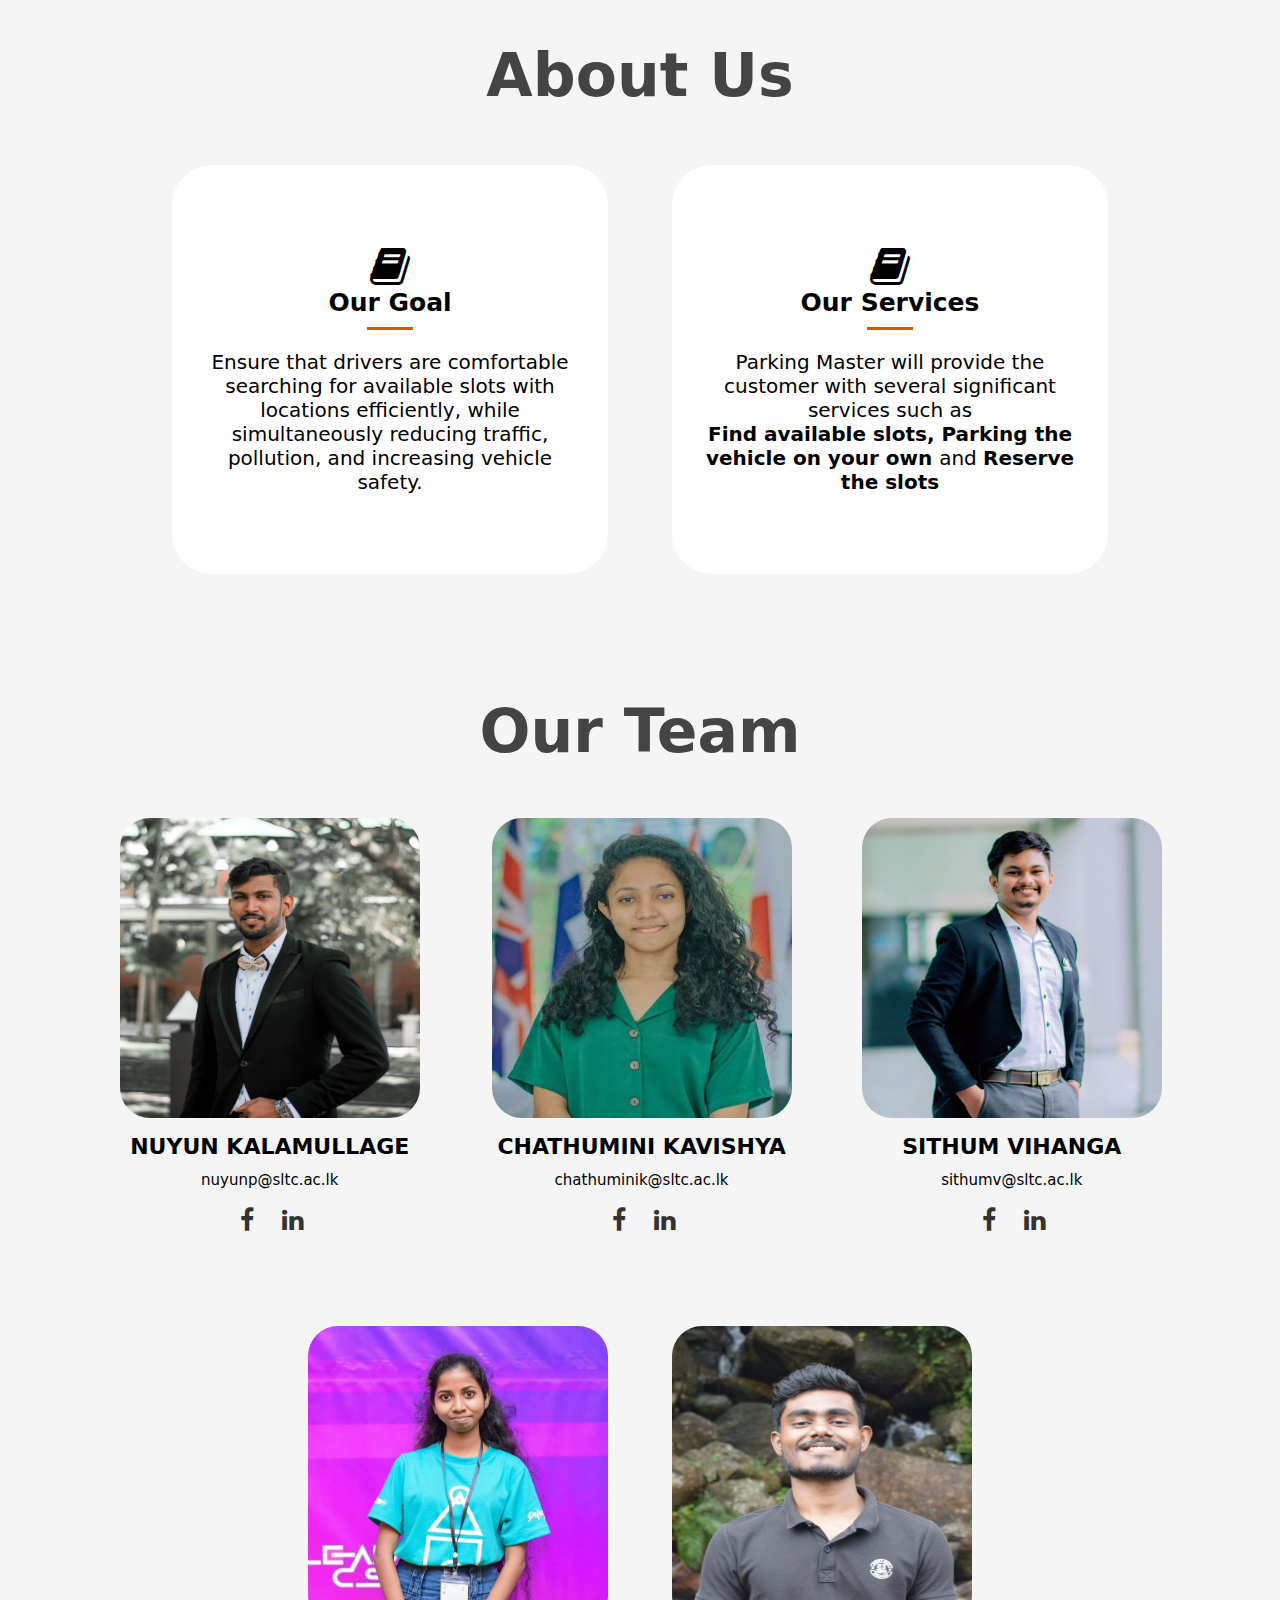
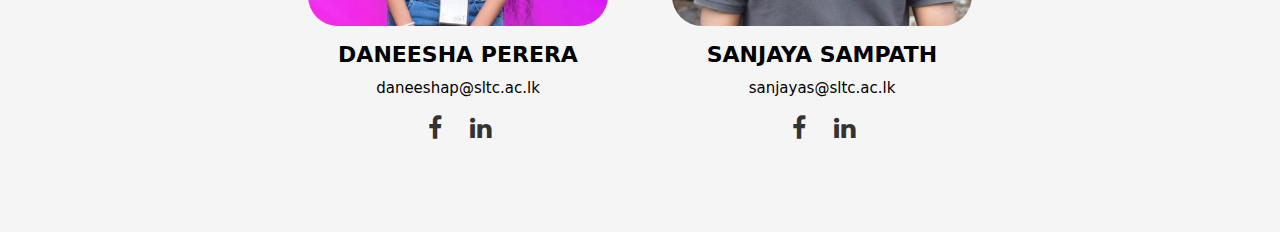
<file: about.html>
<!DOCTYPE html>
<html lang="en">
<head>
    <meta charset="UTF-8">
    <meta http-equiv="X-UA-Compatible" content="IE=edge">
    <meta name="viewport" content="width=device-width, initial-scale=1.0">
    <link rel="stylesheet" href="newstyle.css">
    <link rel="stylesheet" href="https://stackpath.bootstrapcdn.com/font-awesome/4.7.0/css/font-awesome.min.css">
    <title>About Us</title>
</head>
<body>
    <div class="container">
        <div class="header">
            <h1>About Us</h1>
         </div>
         <div class="sb-container">
            <div class="teamss">
                <div class="about-item text-center">
                    <i class="fa fa-book"></i>
                    <h3>Our Goal</h3>
                    <hr>
                    <p>Ensure that drivers are comfortable searching for available slots with locations efficiently, while simultaneously reducing traffic, pollution, and increasing vehicle safety.</p>
                </div>
            </div>
            <div class="teamss">
                <div class="about-item text-center">
                    <i class="fa fa-book"></i>
                    <h3>Our Services</h3>
                    <hr>
                    <p>Parking Master will provide the customer with several significant services such as <br> <b> Find available slots, Parking the vehicle on your own </b>and <b> Reserve the slots </b></p>
                </div>
            </div>
         </div>
         <div class="header">
            <h1>Our Team</h1>
         </div>
         <div class="sb-container">
            <div class="teams">
                <img src="images/nuyun1.jpg" alt="">
                <div class="name">Nuyun kalamullage</div>
                <div class="email">nuyunp@sltc.ac.lk</div>
                <div class="social-links">
                    <a href="https://www.facebook.com/nuyun.kalamullage"><i class="fa fa-facebook"></i></a>
                    <a href="https://www.linkedin.com/in/nuyun-pabasara-3159841b5/"><i class="fa fa-linkedin"></i></a>
                </div>
            </div>
            <div class="teams">
                <img src="images/Chathumini1.jpg" alt="">
                <div class="name">Chathumini Kavishya</div>
                <div class="email">chathuminik@sltc.ac.lk</div>
                <div class="social-links">
                    <a href="https://www.facebook.com/chathu.kavishya"><i class="fa fa-facebook"></i></a>
                    <a href="https://www.linkedin.com/in/chathumini-kavishya-47a08720a/"><i class="fa fa-linkedin"></i></a>
                </div>
            </div>
            <div class="teams">
                <img src="images/Sithum1.jpg" alt="">
                <div class="name">Sithum Vihanga</div>
                <div class="email">sithumv@sltc.ac.lk</div>
                <div class="social-links">
                    <a href="https://www.facebook.com/sithum.v.flash"><i class="fa fa-facebook"></i></a>
                    <a href="https://www.linkedin.com/in/sithum-vihanga-6981491a4/"><i class="fa fa-linkedin"></i></a>
                </div>
            </div>
            <div class="teams">
                <img src="images/Daneesha1.jpg" alt="">
                <div class="name">Daneesha Perera</div>
                <div class="email">daneeshap@sltc.ac.lk</div>
                <div class="social-links">
                    <a href="https://www.facebook.com/profile.php?id=100011618642203"><i class="fa fa-facebook"></i></a>
                    <a href="https://www.linkedin.com/in/daneesha-perera/"><i class="fa fa-linkedin"></i></a>
                </div>
            </div>
            <div class="teams">
                <img src="images/sanjaya1.jpg" alt="">
                <div class="name">Sanjaya Sampath</div>
                <div class="email">sanjayas@sltc.ac.lk</div>
                <div class="social-links">
                    <a href="https://www.facebook.com/sanjaya.sampath.50"><i class="fa fa-facebook"></i></a>
                    <a href="https://www.linkedin.com/in/sanjaya-sampath-8011311a4/"><i class="fa fa-linkedin"></i></a>
                </div>
            </div>
         </div>
    </div>
</body>
</html>
</file>
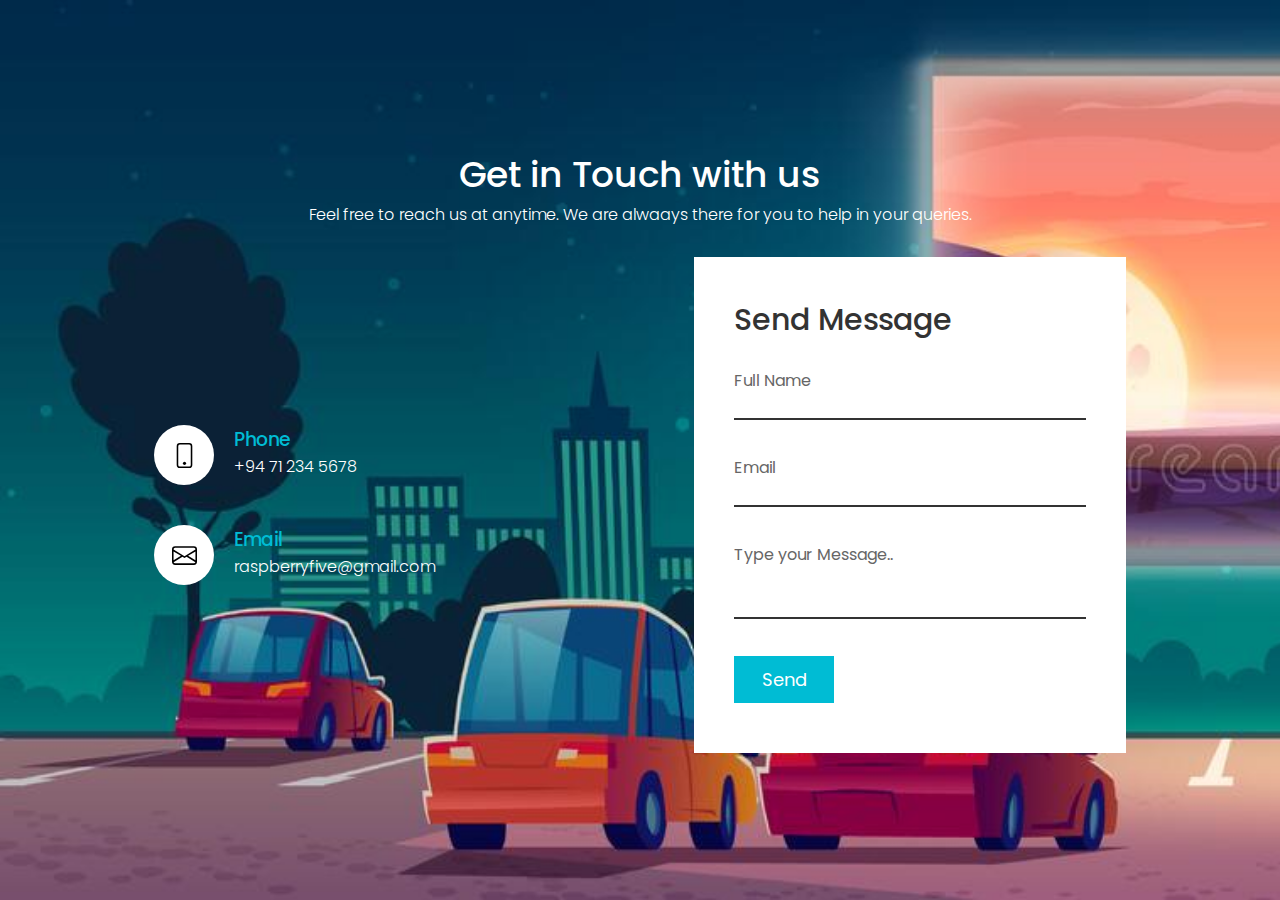
<file: contact.html>
<!DOCTYPE html>
<html>
    <head>
        <meta name="viewport" content="width=device-width, intial-sacle=0.1">
        <title>Contact us</title>
        <link rel="preconnect" href="https://fonts.googleapis.com">
        <link rel="preconnect" href="https://fonts.gstatic.com" crossorigin>
        <link href="https://fonts.googleapis.com/css2?family=Poppins:wght@500&display=swap" rel="stylesheet">
        <link rel="stylesheet" type="text/css" href="style3.css">
    </head>
    <body>
        <section class="contact">
            <div class="content">
                <h2>Get in Touch with us</h2>
                <p>Feel free to reach us at anytime. 
                We are alwaays there for you to help in your queries.</p>
            </div>
            <div class="container">
                <div class="contactInfo">
                       <div class="box">
                            <div class="icon">
                                <svg xmlns="http://www.w3.org/2000/svg" width="25" height="25" fill="currentColor" class="bi bi-phone" viewBox="0 0 16 16">
                                    <path d="M11 1a1 1 0 0 1 1 1v12a1 1 0 0 1-1 1H5a1 1 0 0 1-1-1V2a1 1 0 0 1 1-1h6zM5 0a2 2 0 0 0-2 2v12a2 2 0 0 0 2 2h6a2 2 0 0 0 2-2V2a2 2 0 0 0-2-2H5z"/>
                                    <path d="M8 14a1 1 0 1 0 0-2 1 1 0 0 0 0 2z"/>
                                  </svg>
                            </div>
                            <div class="text">
                                <h3>Phone</h3>
                                <p>+94 71 234 5678</p>
                            </div>
                        </div>
                       <div class="box">
                            <div class="icon">
                                <svg xmlns="http://www.w3.org/2000/svg" width="25" height="25" fill="currentColor" class="bi bi-envelope" viewBox="0 0 16 16">
                                    <path d="M0 4a2 2 0 0 1 2-2h12a2 2 0 0 1 2 2v8a2 2 0 0 1-2 2H2a2 2 0 0 1-2-2V4Zm2-1a1 1 0 0 0-1 1v.217l7 4.2 7-4.2V4a1 1 0 0 0-1-1H2Zm13 2.383-4.708 2.825L15 11.105V5.383Zm-.034 6.876-5.64-3.471L8 9.583l-1.326-.795-5.64 3.47A1 1 0 0 0 2 13h12a1 1 0 0 0 .966-.741ZM1 11.105l4.708-2.897L1 5.383v5.722Z"/>
                                  </svg>
                            </div>
                            <div class="text">
                                <h3>Email</h3>
                                <p>raspberryfive@gmail.com</p>
                            </div>
                        </div> 
                </div>
                    <div class="contactForm">
                        <form>
                            <h2>Send Message</h2>
                            <div class="inputBox">
                                <input type="text" name="" required="required">
                                <span>Full Name</span>
                            </div>
                            <div class="inputBox">
                                <input type="text" name="" required="required">
                                <span>Email</span>
                            </div>
                            <div class="inputBox">
                                <textarea required="required"></textarea>
                                <span>Type your Message..</span>
                            </div>
                            <div class="inputBox">
                                <input type="submit" name="" value="Send">
                            </div>
                        </form>
                    </div>
                </div>
            </div>
        </section>
    </body>
</html>
</file>
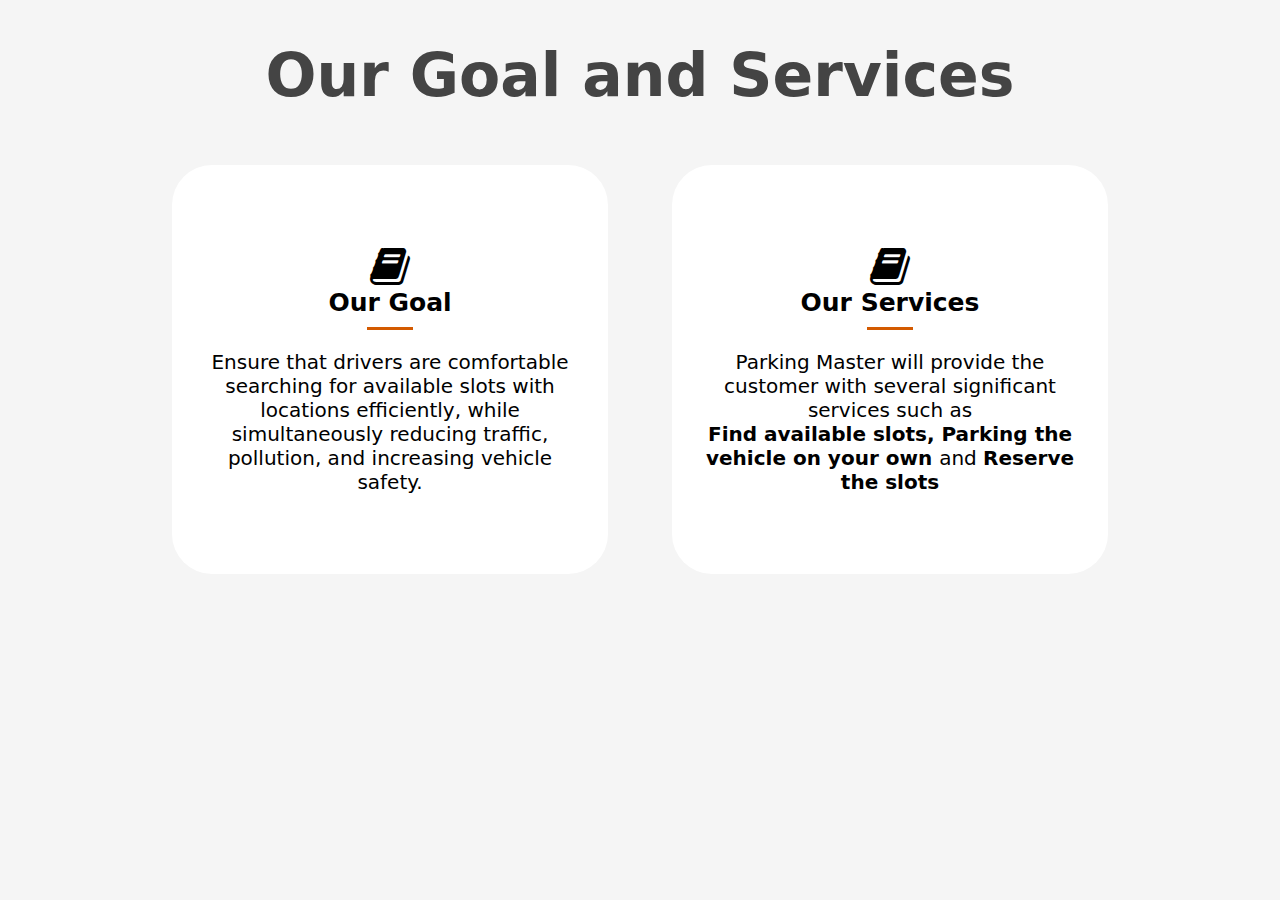
<file: services.html>
<!DOCTYPE html>
<html lang="en">
<head>
    <meta charset="UTF-8">
    <meta http-equiv="X-UA-Compatible" content="IE=edge">
    <meta name="viewport" content="width=device-width, initial-scale=1.0">
    <link rel="stylesheet" href="newstyle.css">
    <link rel="stylesheet" href="https://stackpath.bootstrapcdn.com/font-awesome/4.7.0/css/font-awesome.min.css">
    <title>About Us</title>
</head>
<body>
    <div class="container">
        <div class="header">
            <h1>Our Goal and Services</h1>
         </div>
         <div class="sb-container">
            <div class="teamss">
                <div class="about-item text-center">
                    <i class="fa fa-book"></i>
                    <h3>Our Goal</h3>
                    <hr>
                    <p>Ensure that drivers are comfortable searching for available slots with locations efficiently, while simultaneously reducing traffic, pollution, and increasing vehicle safety.</p>
                </div>
            </div>
            <div class="teamss">
                <div class="about-item text-center">
                    <i class="fa fa-book"></i>
                    <h3>Our Services</h3>
                    <hr>
                    <p>Parking Master will provide the customer with several significant services such as <br> <b> Find available slots, Parking the vehicle on your own </b>and <b> Reserve the slots </b></p>
                </div>
            </div>
         </div>
</body>
</html>
</file>
<file: newstyle.css>
*{
    margin: 0;
    padding: 0;
    font-family: system-ui, -apple-system, BlinkMacSystemFont, 'Segoe UI', Roboto, Oxygen, Ubuntu, Cantarell, 'Open Sans', 'Helvetica Neue', sans-serif;
}
body{
    background-color: #f5f5f5;
}

.about-item{
    margin-bottom: 20px;
        margin-top: 3px;
        background-color: white;
        padding: 80px 30px;
        box-shadow: 0 0 9px rgba(0,0,0 0.6);
        box-sizing: border-box;
        border-radius: 40px;
        transition: 0.2s;
}

.about-item i{
    font-size: 43px;
    margin: 0;
}

.about-item h3{
    font-size: 25px;
    margin-bottom: 10px;
}

.about-item hr{
    width: 46px;
    height: 3px;
    background-color: #d35a00;
    margin: 0 auto;
    border: none;
   
}

.about-item p{
    margin-top: 20px;
}

.about-item:hover{
    
    background-color: #d8922ae1;
}

.about-item:hover i, .about-item:hover h3, .about-item:hover p{
    color: #f5f5f5;
}

.about-item:hover hr{
    background-color: #fff;
}

.row{
    margin: auto;
    width: 50%;
    padding: 30px 0;
    display: flex;
    flex-wrap: wrap;
    justify-content: center;
    box-sizing: border-box;
}

.container{
    text-align: center;
    background: #f5f5f5;
}

.header{
    padding-top: 50px;
    color: #444;
    font-size: 30px;
    margin: auto;
    line-height: 50px;
    text-align: center;
}
.sb-container{
    max-width: 1200px;
    margin: auto;
    padding: 30px 0;
    display: flex;
    flex-wrap: wrap;
    justify-content: center;
}
.teams{
    margin: 10px;
    padding: 22px;
    max-width: 30%;
    cursor: pointer;
    box-sizing: border-box;
    border-radius: 30px;
    transition: 0.2s;
}
.teamss{
    margin: 10px;
    padding: 22px;
    max-width: 40%;
    cursor: pointer;
    transition: 0.4s;
    box-sizing: border-box;
    border-radius: 30px;
    font-size: 20px
}

.teams:hover{
    background-color: #a1a1a1;
   
    color: #fff;
}


.teams img{
    width: 300px;
    height: 300px;
    border-radius: 30px;
}

.name{
    padding: 12px;
    font-weight: bold;
    font-size: 22px;
    text-transform: uppercase;
}

.email{
    margin: 0;
    font-size: 15px;
}
.social-links{
    margin: 14px;
    justify-content: center;
}

.social-links i{
    margin-top: 5px;
    color: rgb(51, 51, 51);
    font-size: 25px;
    display: inline-block;
    height: 40px;
    width: 40px;
    transition: .4s;
}

.social-links i:hover{
    transform: scale(1.5,1.5);
    color: #fff;
}

@media screen and (max-width: 600px) {
    .teams{
        max-width: 100%;
    }
    
}
</file>
<file: style3.css>
*{
    margin: 0;
    padding: 0;
    box-sizing: border-box;
    font-family: 'Poppins', sans-serif;
}

.contact{
    position: relative;
    min-height: 100vh;
    padding: 50px 100px;
    display: flex;
    justify-content: center;
    align-items: center;
    flex-direction: column;
    background: url(images/bg4.jpg);
    background-size: cover;
}

.contact .content{
    max-width: 800px;
    text-align: center;
}

.contact .content h2{
    font-size: 36px;
    font-weight: 500;
    color: #fff;
}
.contact .content p{
    font-weight: 300;
    color: #fff;
}
.container{
    width: 100%;
    display: flex;
    justify-content: center;
    align-items: center;
    margin-top: 30px;
}
.container .contactInfo{
    width: 50%;
    display: flex;
    flex-direction: column;
}
.container .contactInfo .box{
    position: relative;
    padding: 20px 0;
    display: flex;
}
.container .contactInfo .box .icon{
    min-width: 60px;
    height: 60px;
    background: #fff;
    display: flex;
    justify-content: center;
    align-items: center;
    border-radius: 50%;
    font-size: 22px;
}
.container .contactInfo .box .text{
    display: flex;
    margin-left: 20px;
    font-size: 16px;
    color: #fff;
    flex-direction: column;
    font-weight: 300;
}
.container .contactInfo .box .text h3{
    font-weight: 500;
    color: #00bcd4;   
}
.contactForm{
    width: 40%;
    padding: 40px;
    background: #fff;
}
.contactForm h2{
    font-size: 30px;
    color: #333;
    font-weight: 500;
}
.contactForm .inputBox{
    position: relative;
    width: 100%;
    margin-top: 10px;
}
.contactForm .inputBox input,
.contactForm .inputBox textarea{
    width: 100%;
    padding: 15px 0;
    font-size: 16px;
    margin: 10px 0;
    border: none;
    border-bottom: 2px solid #333;
    outline: none;
    resize: none;
}
.contactForm .inputBox span{
    position: absolute;
    left: 0;
    padding: 5px 0;
    font-size: 16px;
    margin: 10px 0;
    pointer-events: none;
    transition: 0.5%;
    color: #666;
}
.contactForm .inputBox input:focus ~ span,
.contactForm .inputBox input:valid ~ span,
.contactForm .inputBox textarea:focus ~ span,
.contactForm .inputBox textarea:valid ~ span{
    color: #936c79;
    font-size: 12px;
    transform: translate(-30px);
}
.contactForm .inputBox input[type="submit"]{
    width: 100px;
    background: #00bcd4;
    color: #fff;
    border: none;
    cursor: pointer;
    padding: 10px;
    font-size: 18px;
}

@media(max-width: 991px){
    .contact{
        padding: 50px;
    }
    .container{
        flex-direction: column;
    }
    .container .contactInfo{
        margin-bottom: 40px;
    }
    .container .contactInfo
    {
        width: 100%;
    }

}
</file>
